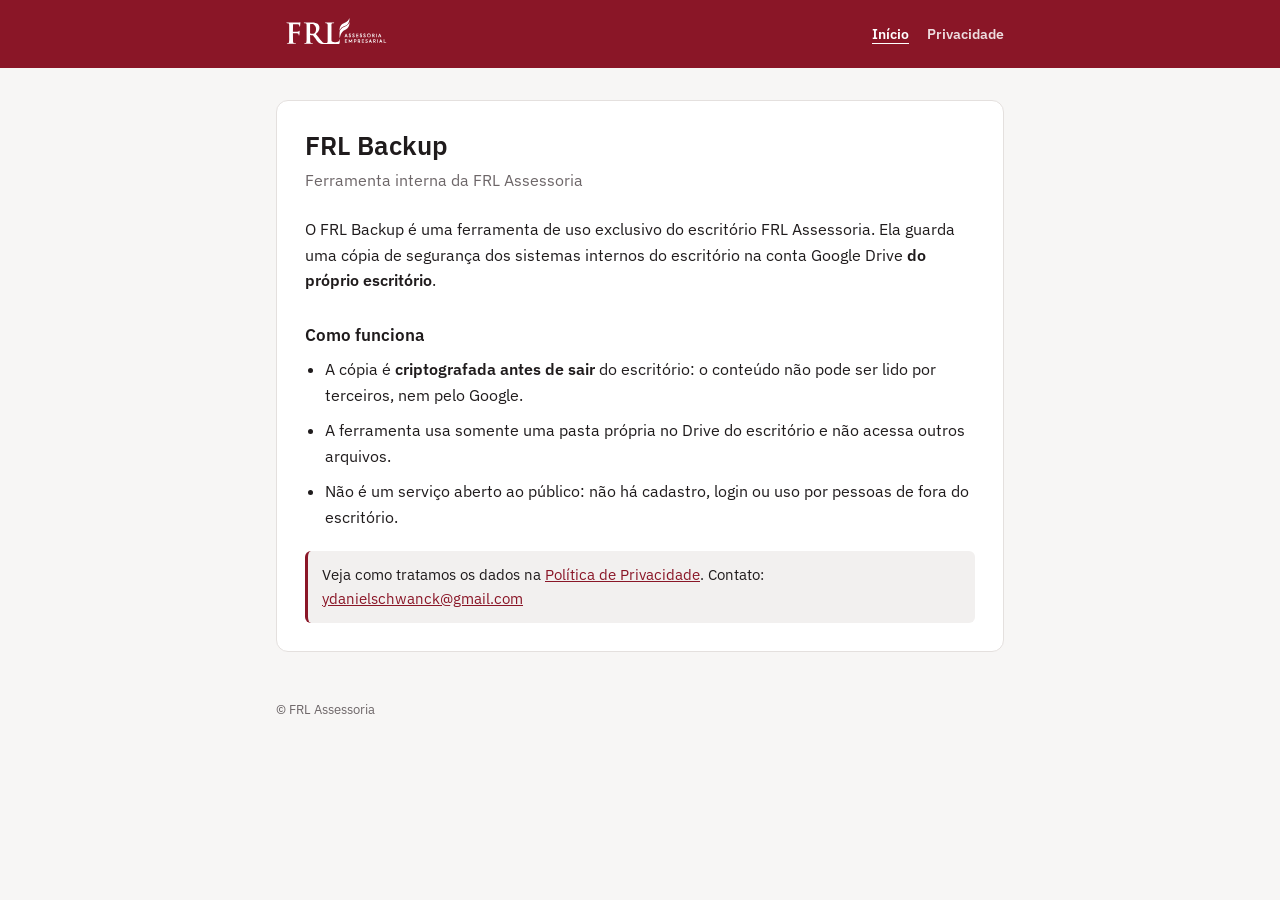
<file: index.html>
<!doctype html>
<html lang="pt-BR">
<head>
<meta charset="utf-8">
<meta name="viewport" content="width=device-width,initial-scale=1">
<title>FRL Backup — FRL Assessoria</title>
<meta name="description" content="Ferramenta interna da FRL Assessoria para guardar a cópia de segurança do escritório no Google Drive do próprio escritório.">
<link rel="icon" href="assets/favicon.svg" type="image/svg+xml">
<link rel="stylesheet" href="assets/style.css">
</head>
<body>
<header class="topo"><div class="in">
  <img src="assets/logo.svg" alt="FRL Assessoria">
  <nav><a href="./" aria-current="page">Início</a><a href="privacidade.html">Privacidade</a></nav>
</div></header>
<main><div class="card">
  <h1>FRL Backup</h1>
  <p class="sub">Ferramenta interna da FRL Assessoria</p>
  <p>O FRL Backup é uma ferramenta de uso exclusivo do escritório FRL Assessoria. Ela guarda uma cópia de segurança dos
  sistemas internos do escritório na conta Google Drive <strong>do próprio escritório</strong>.</p>
  <h2>Como funciona</h2>
  <ul>
    <li>A cópia é <strong>criptografada antes de sair</strong> do escritório: o conteúdo não pode ser lido por terceiros,
    nem pelo Google.</li>
    <li>A ferramenta usa somente uma pasta própria no Drive do escritório e não acessa outros arquivos.</li>
    <li>Não é um serviço aberto ao público: não há cadastro, login ou uso por pessoas de fora do escritório.</li>
  </ul>
  <p class="nota">Veja como tratamos os dados na <a href="privacidade.html">Política de Privacidade</a>.
  Contato: <a href="mailto:ydanielschwanck@gmail.com">ydanielschwanck@gmail.com</a></p>
</div></main>
<footer>© FRL Assessoria</footer>
</body>
</html>
</file>
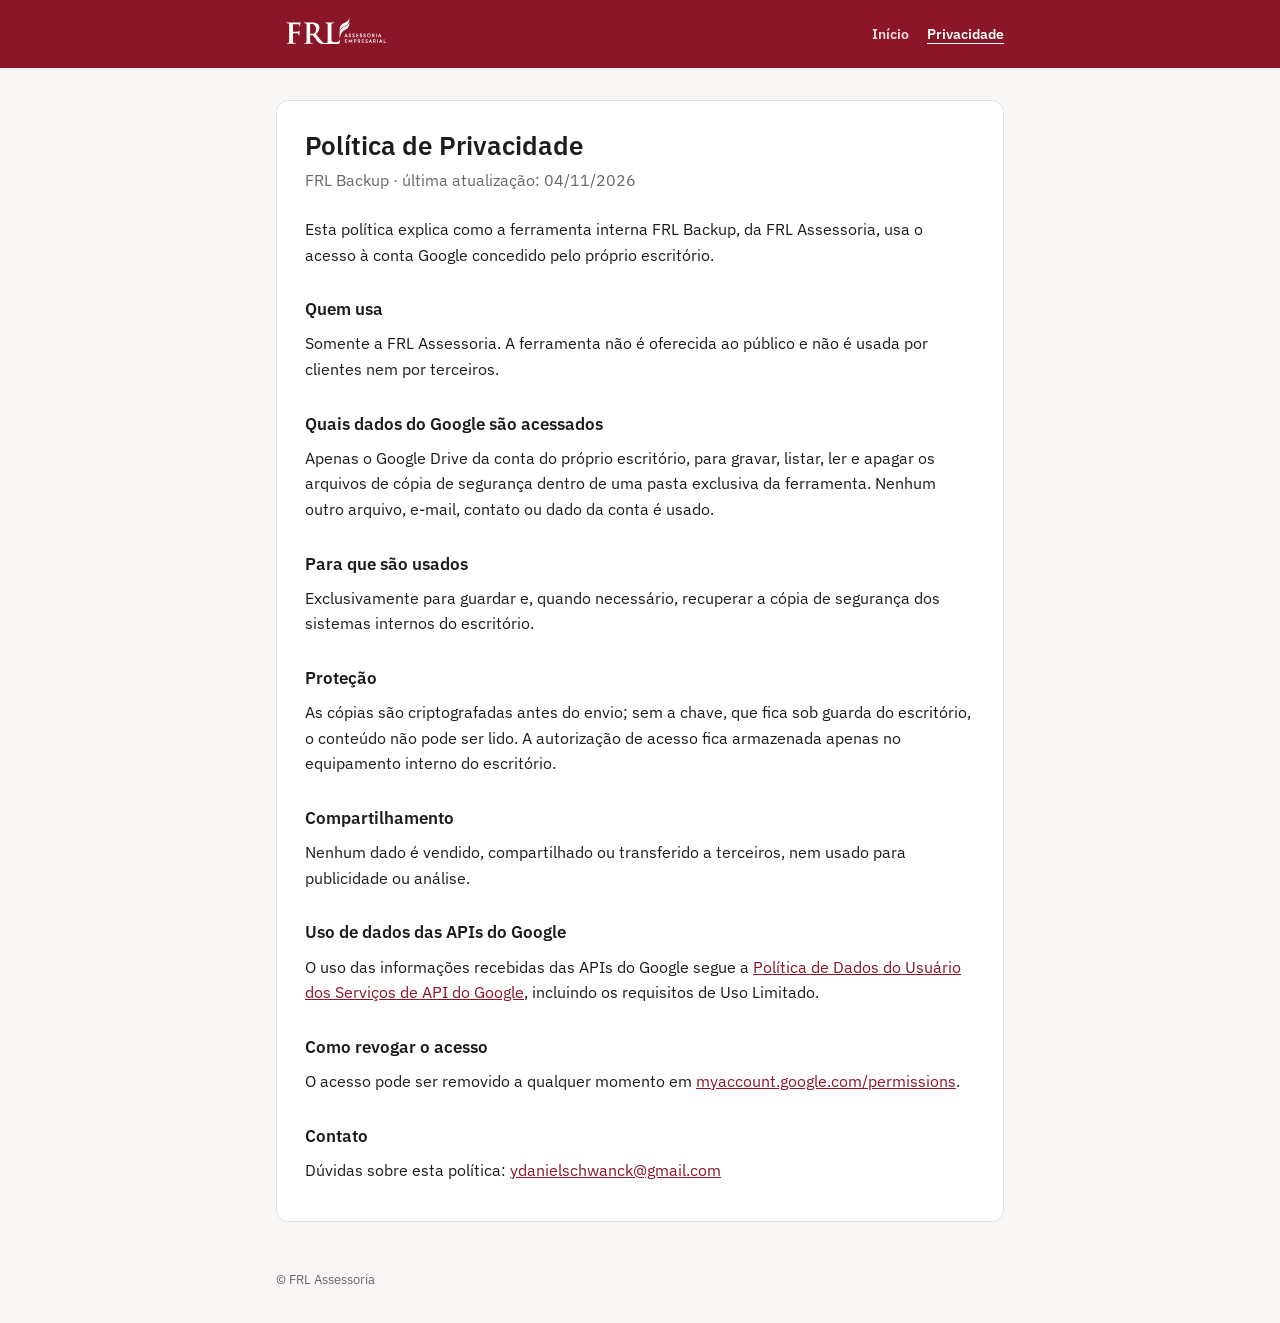
<file: privacidade.html>
<!doctype html>
<html lang="pt-BR">
<head>
<meta charset="utf-8">
<meta name="viewport" content="width=device-width,initial-scale=1">
<title>Privacidade — FRL Backup</title>
<meta name="description" content="Política de Privacidade da ferramenta interna FRL Backup, da FRL Assessoria.">
<link rel="icon" href="assets/favicon.svg" type="image/svg+xml">
<link rel="stylesheet" href="assets/style.css">
</head>
<body>
<header class="topo"><div class="in">
  <img src="assets/logo.svg" alt="FRL Assessoria">
  <nav><a href="./">Início</a><a href="privacidade.html" aria-current="page">Privacidade</a></nav>
</div></header>
<main><div class="card">
  <h1>Política de Privacidade</h1>
  <p class="sub">FRL Backup · última atualização: 04/11/2026</p>
  <p>Esta política explica como a ferramenta interna FRL Backup, da FRL Assessoria, usa o acesso à conta Google concedido
  pelo próprio escritório.</p>
  <h2>Quem usa</h2>
  <p>Somente a FRL Assessoria. A ferramenta não é oferecida ao público e não é usada por clientes nem por terceiros.</p>
  <h2>Quais dados do Google são acessados</h2>
  <p>Apenas o Google Drive da conta do próprio escritório, para gravar, listar, ler e apagar os arquivos de cópia de
  segurança dentro de uma pasta exclusiva da ferramenta. Nenhum outro arquivo, e-mail, contato ou dado da conta é usado.</p>
  <h2>Para que são usados</h2>
  <p>Exclusivamente para guardar e, quando necessário, recuperar a cópia de segurança dos sistemas internos do escritório.</p>
  <h2>Proteção</h2>
  <p>As cópias são criptografadas antes do envio; sem a chave, que fica sob guarda do escritório, o conteúdo não pode ser
  lido. A autorização de acesso fica armazenada apenas no equipamento interno do escritório.</p>
  <h2>Compartilhamento</h2>
  <p>Nenhum dado é vendido, compartilhado ou transferido a terceiros, nem usado para publicidade ou análise.</p>
  <h2>Uso de dados das APIs do Google</h2>
  <p>O uso das informações recebidas das APIs do Google segue a
  <a href="https://developers.google.com/terms/api-services-user-data-policy" rel="noopener">Política de Dados do Usuário dos Serviços de API do Google</a>,
  incluindo os requisitos de Uso Limitado.</p>
  <h2>Como revogar o acesso</h2>
  <p>O acesso pode ser removido a qualquer momento em
  <a href="https://myaccount.google.com/permissions" rel="noopener">myaccount.google.com/permissions</a>.</p>
  <h2>Contato</h2>
  <p>Dúvidas sobre esta política: <a href="mailto:ydanielschwanck@gmail.com">ydanielschwanck@gmail.com</a></p>
</div></main>
<footer>© FRL Assessoria</footer>
</body>
</html>
</file>
<file: assets/style.css>
@font-face{font-family:'IBM Plex Sans';font-weight:400;font-display:swap;src:url(fonts/ibm-plex-sans-latin-400-normal.woff2) format('woff2');unicode-range:U+0000-00FF,U+0131,U+0152-0153,U+02BB-02BC,U+02C6,U+02DA,U+02DC,U+2000-206F,U+20AC,U+2122,U+2212,U+FEFF,U+FFFD}
@font-face{font-family:'IBM Plex Sans';font-weight:400;font-display:swap;src:url(fonts/ibm-plex-sans-latin-ext-400-normal.woff2) format('woff2');unicode-range:U+0100-02BA,U+02BD-02C5,U+02C7-02CC,U+02CE-02D7,U+02DD-02FF,U+1E00-1E9F,U+20A0-20AB,U+20AD-20C0}
@font-face{font-family:'IBM Plex Sans';font-weight:600;font-display:swap;src:url(fonts/ibm-plex-sans-latin-600-normal.woff2) format('woff2');unicode-range:U+0000-00FF,U+0131,U+0152-0153,U+02BB-02BC,U+02C6,U+02DA,U+02DC,U+2000-206F,U+20AC,U+2122,U+2212,U+FEFF,U+FFFD}
@font-face{font-family:'IBM Plex Sans';font-weight:600;font-display:swap;src:url(fonts/ibm-plex-sans-latin-ext-600-normal.woff2) format('woff2');unicode-range:U+0100-02BA,U+02BD-02C5,U+02C7-02CC,U+02CE-02D7,U+02DD-02FF,U+1E00-1E9F,U+20A0-20AB,U+20AD-20C0}
:root{--brand:#8a1627;--bg:#f7f6f5;--surface:#fff;--surface-2:#f2f0ef;--border:#e4e0de;--text:#1f1b1c;--muted:#6d6668;color-scheme:light dark}
@media (prefers-color-scheme:dark){:root{--bg:#141213;--surface:#1b191a;--surface-2:#242122;--border:#2f2b2c;--text:#ece8e8;--muted:#9b9395}}
*{box-sizing:border-box}
html,body{margin:0}
body{background:var(--bg);color:var(--text);font:400 16px/1.6 'IBM Plex Sans',system-ui,sans-serif}
.topo{background:var(--brand)}
.topo .in{max-width:760px;margin:0 auto;padding:14px 16px;display:flex;align-items:center;justify-content:space-between;gap:16px}
.topo img{height:40px;width:auto;display:block}
.topo nav{display:flex;gap:18px}
.topo nav a{color:#fff;text-decoration:none;font-size:14px;font-weight:600;opacity:.85}
.topo nav a:hover,.topo nav a[aria-current]{opacity:1;text-decoration:underline;text-underline-offset:4px}
main{max-width:760px;margin:0 auto;padding:32px 16px 48px}
.card{background:var(--surface);border:1px solid var(--border);border-radius:12px;padding:28px}
h1{font-size:26px;line-height:1.25;font-weight:600;margin:0 0 6px}
.sub{color:var(--muted);margin:0 0 24px}
h2{font-size:17px;font-weight:600;margin:28px 0 8px}
p,li{margin:0 0 10px}
ul{padding-left:20px;margin:0 0 10px}
a{color:var(--brand)}
@media (prefers-color-scheme:dark){a{color:#e8a0aa}}
.nota{background:var(--surface-2);border-left:3px solid var(--brand);border-radius:6px;padding:12px 14px;margin:20px 0 0;font-size:15px}
footer{max-width:760px;margin:0 auto;padding:0 16px 32px;color:var(--muted);font-size:13px}
@media (max-width:520px){.card{padding:20px}.topo img{height:32px}h1{font-size:22px}}
</file>
